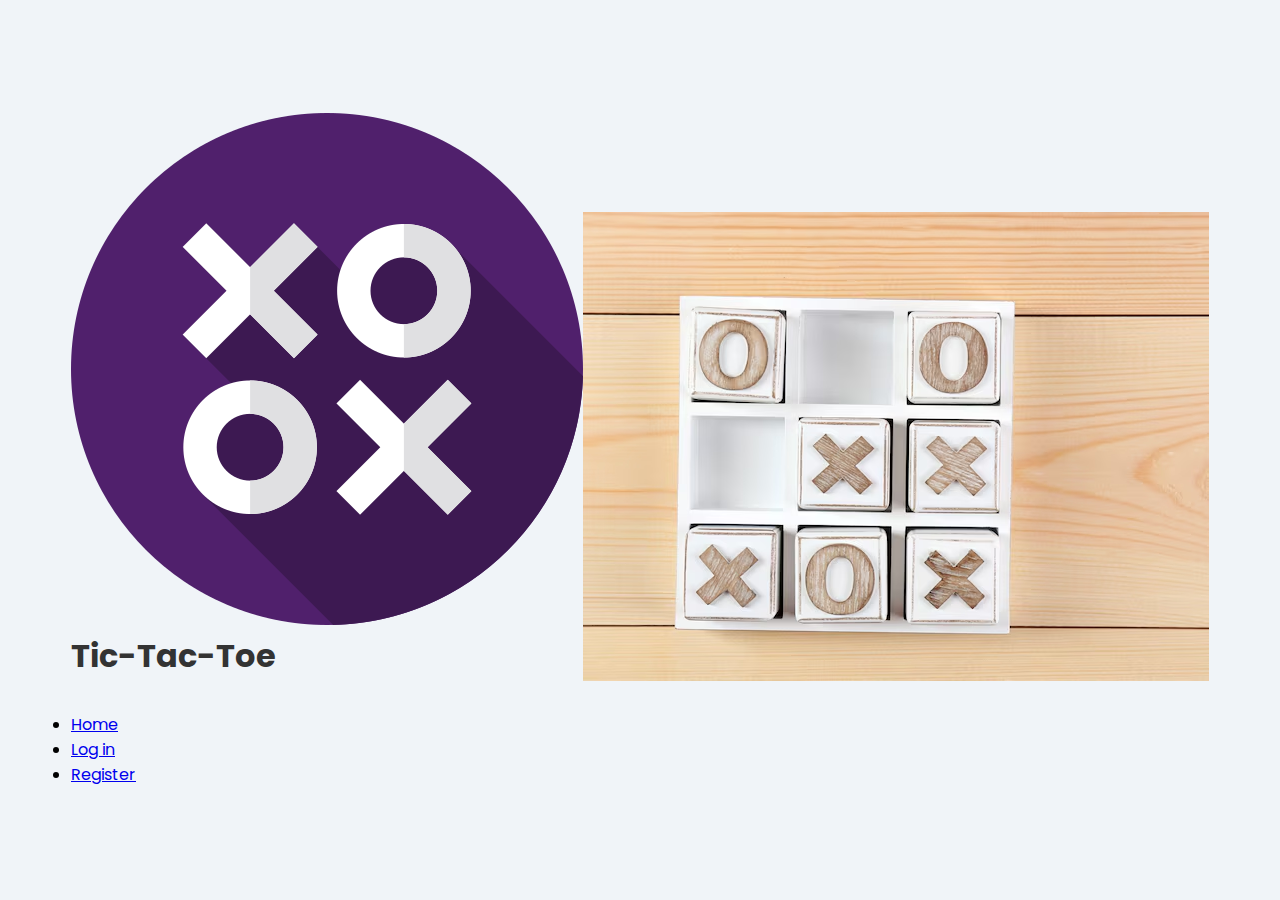
<file: index.html>
<!DOCTYPE html>
<html lang="en">
<head>
    <meta charset="UTF-8">
    <meta name="viewport" content="width=device-width, initial-scale=1.0">
    <title>Tic-Tac-Toe Main Menu</title>
    <link rel="stylesheet" href="css/index.css">
    <link rel="stylesheet" href="https://fonts.googleapis.com/css?family=Poppins">
</head>
<body>
	<section id="header">
		<a href="#"><img src="img/logo.png" class="logo"></a>
		<div class="title">
			<h1>Tic-Tac-Toe</h1>
		</div>
		<div>
			<ul id="navbar">
				<li><a class="active" href="index.html">Home</a></li>
				<li><a href="login.html">Log in</a></li>
				<li><a href="registration.html">Register</a></li>
				<a href="#" id="close"><i class="fa-solid fa-xmark"></i></a>
			</ul>
		</div>
		<div id="mobile">
			<i id="bar" class="fa-solid fa-outdent"></i>
		</div>
	</section>
	<section class="main">
		<img src="img/banner/body.avif" alt="">
		<div class="game-option">
			
		</div>
	</section>
</body>
</html>
</file>
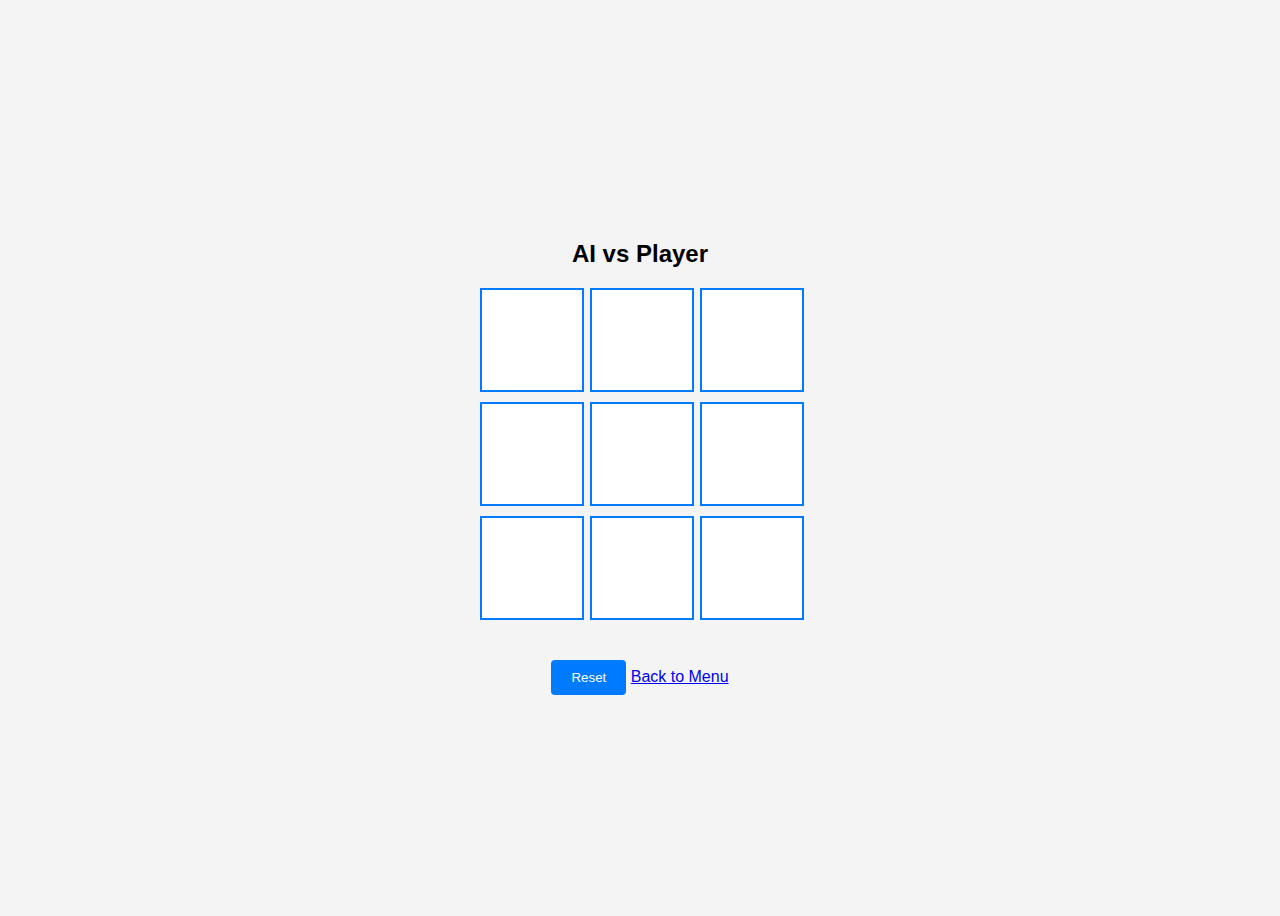
<file: ai.html>
<!DOCTYPE html>
<html lang="en">
<head>
    <meta charset="UTF-8">
    <meta name="viewport" content="width=device-width, initial-scale=1.0">
    <link rel="stylesheet" href="css/game.css">
    <title>AI vs Player</title>
</head>
<body>
    <div class="game">
        <h2>AI vs Player</h2>
        <div id="gameBoard" class="grid"></div>
        <button onclick="resetGame()">Reset</button>
        <a href="main-menu.html">Back to Menu</a>
    </div>
    <script src="js/ai.js"></script>
</body>
</html>
</file>
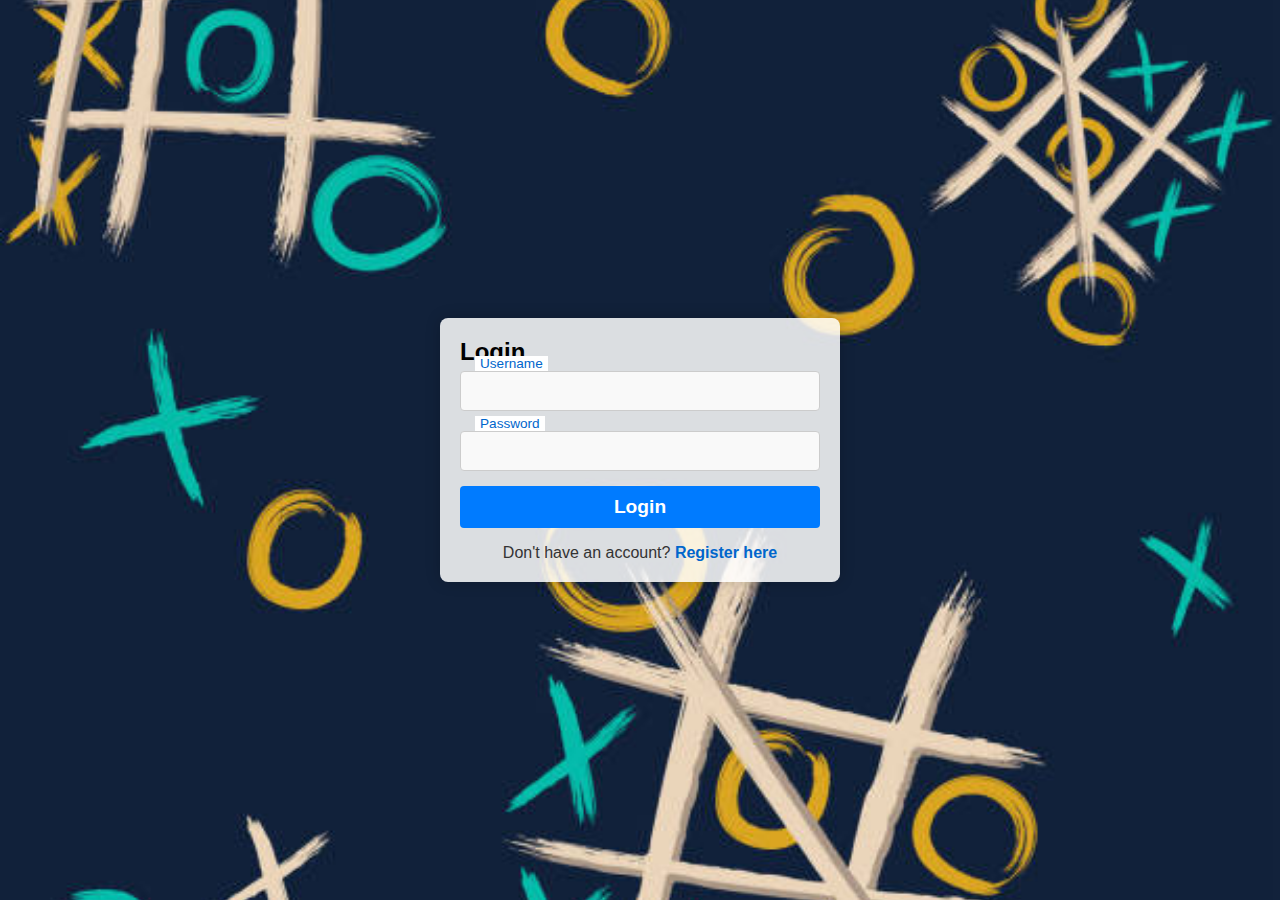
<file: login.html>
<!DOCTYPE html>
<html lang="en">
<head>
	<meta charset="UTF-8">
	<meta name="viewport" content="width=device-width, initial-scale=1.0">
	<link rel="stylesheet" href="css/login.css">
	<title>Login</title>
</head>
<body>
	<div class="form-wrapper">
		<h2>Login</h2>
		<form id="loginForm">
			<div class="form-control">
				<input type="text" id="username" required>
				<label>Username</label>
			</div>
			<div class="form-control">
				<input type="password" id="password" pattern="(?=.*\d)(?=.*[a-z])(?=.*[A-Z]).{8,}" title="Must contain at least one number and one uppercase and lowercase letter, and at least 8 or more characters" required>
				<label>Password</label>
			</div>
			<button type="submit">Login</button>
			<p>Don't have an account? <a href="registration.html">Register here</a></p>
		</form>
	</div>
	<script src="js/login.js"></script>
</body>
</html>
</file>
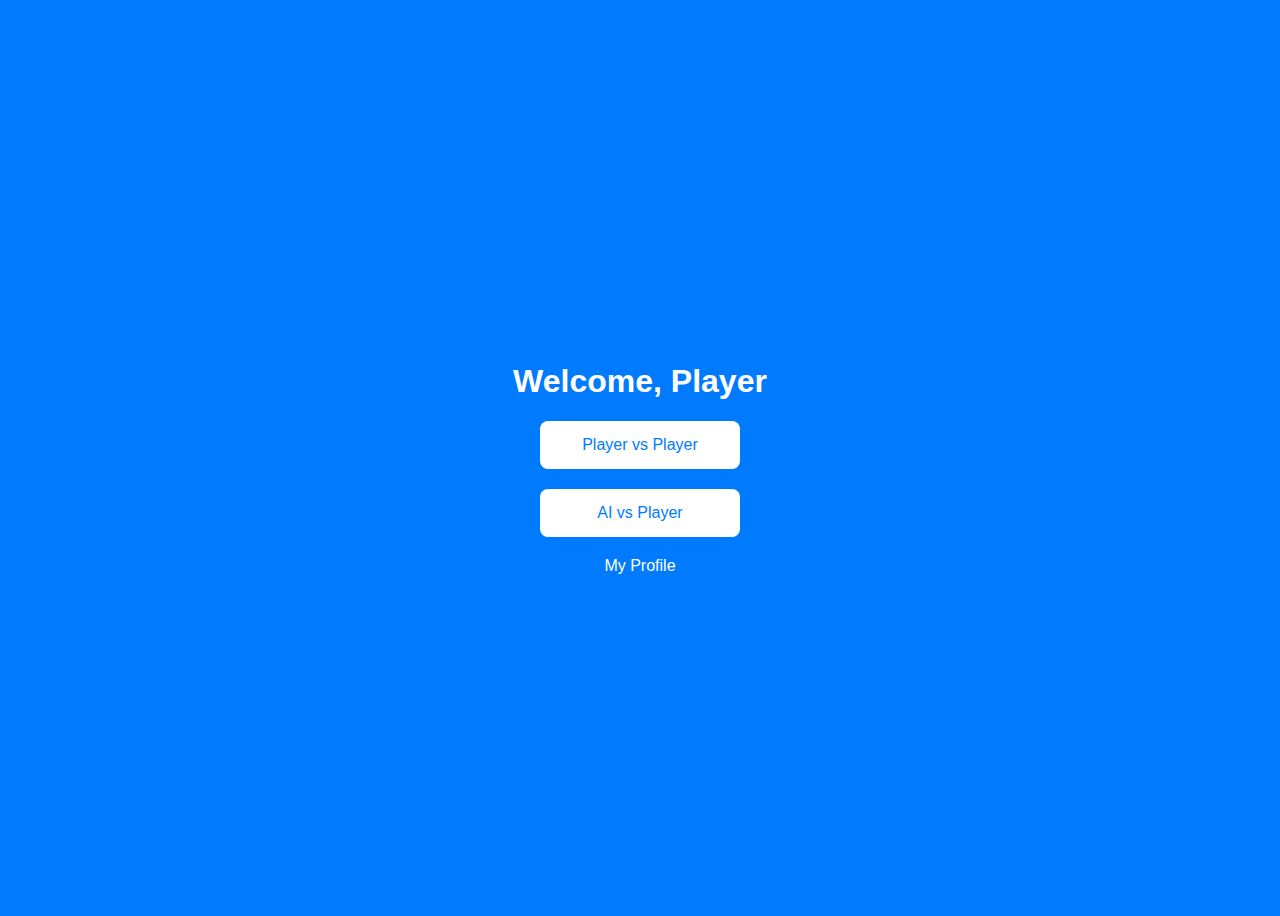
<file: main-menu.html>
<!DOCTYPE html>
<html lang="en">
<head>
    <meta charset="UTF-8">
    <meta name="viewport" content="width=device-width, initial-scale=1.0">
    <link rel="stylesheet" href="css/main-menu.css">
    <title>Main Menu</title>
</head>
<body>
    <div class="menu">
        <h1>Welcome, <span id="username"></span></h1>
        <button onclick="startPvP()">Player vs Player</button>
        <button onclick="startAI()">AI vs Player</button>
        <a href="profile.html">My Profile</a>
    </div>
    <script src="js/main-menu.js"></script>
</body>
</html>
</file>
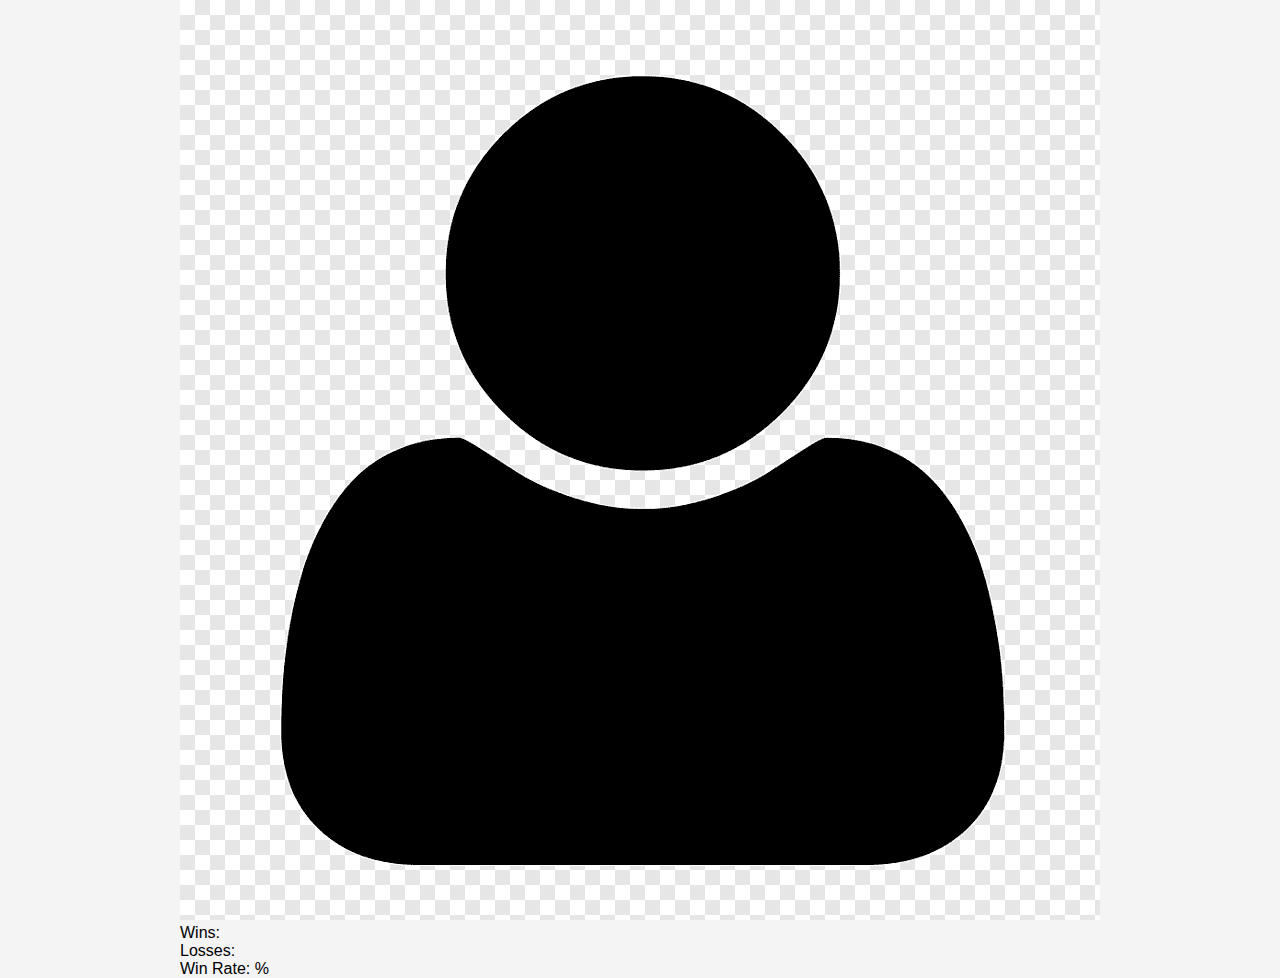
<file: profile.html>
<!DOCTYPE html>
<html lang="en">
<head>
    <meta charset="UTF-8">
    <meta name="viewport" content="width=device-width, initial-scale=1.0">
    <link rel="stylesheet" href="css/profile.css">
    <title>Profile</title>
</head>
<body>
    <div class="profile">
        <img src="img/avatar.png" alt="avatar" id="avatar">
        <h2 id="username"></h2>
        <p>Wins: <span id="wins"></span></p>
        <p>Losses: <span id="losses"></span></p>
        <p>Win Rate: <span id="winRate"></span>%</p>
    </div>
    <script src="js/profile.js"></script>
</body>
</html>
</file>
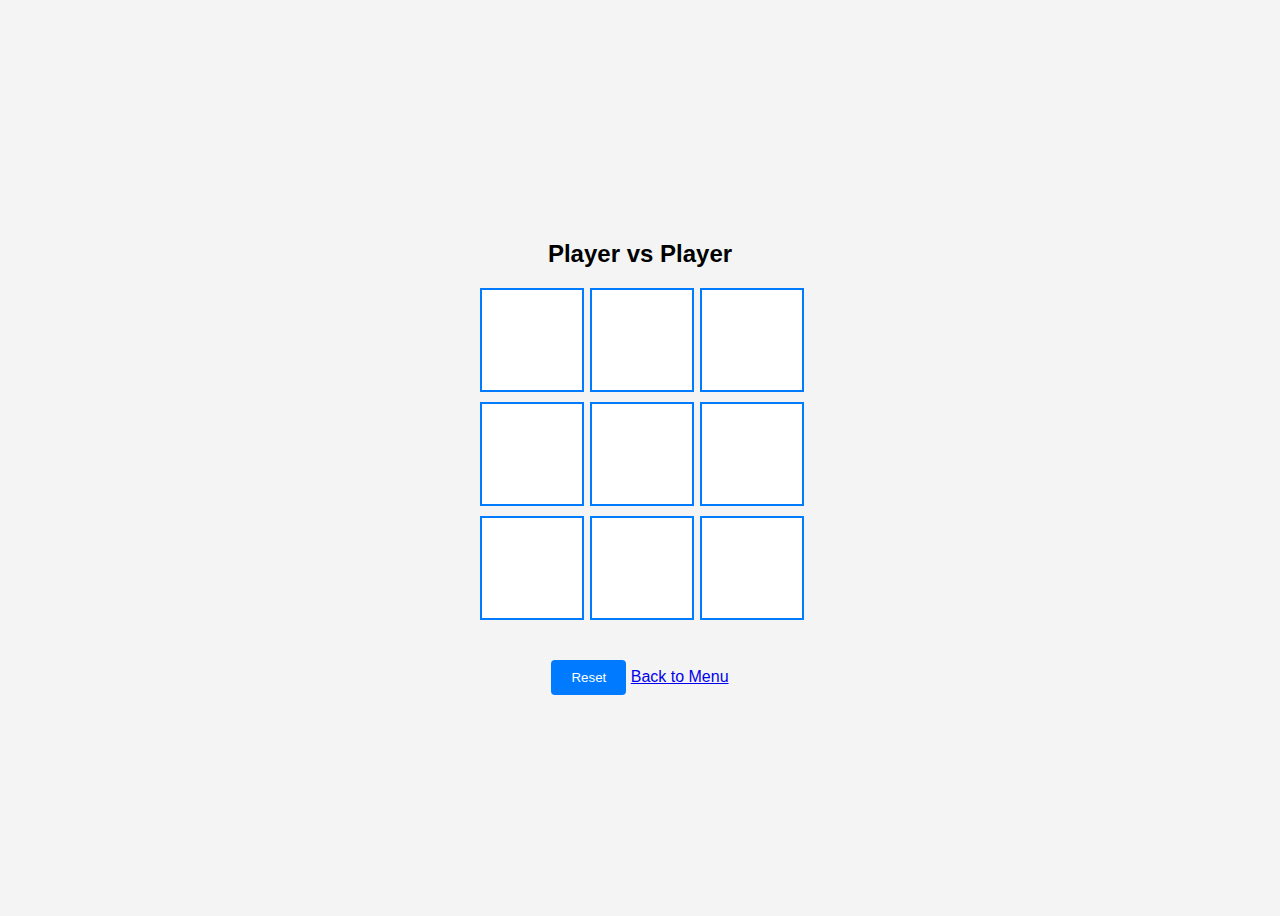
<file: pvp.html>
<!DOCTYPE html>
<html lang="en">
<head>
    <meta charset="UTF-8">
    <meta name="viewport" content="width=device-width, initial-scale=1.0">
    <link rel="stylesheet" href="css/game.css">
    <title>Player vs Player</title>
</head>
<body>
    <div class="game">
        <h2>Player vs Player</h2>
        <div id="gameBoard" class="grid"></div>
        <button onclick="resetGame()">Reset</button>
        <a href="main-menu.html">Back to Menu</a>
    </div>
    <script src="js/pvp.js"></script>
</body>
</html>
</file>
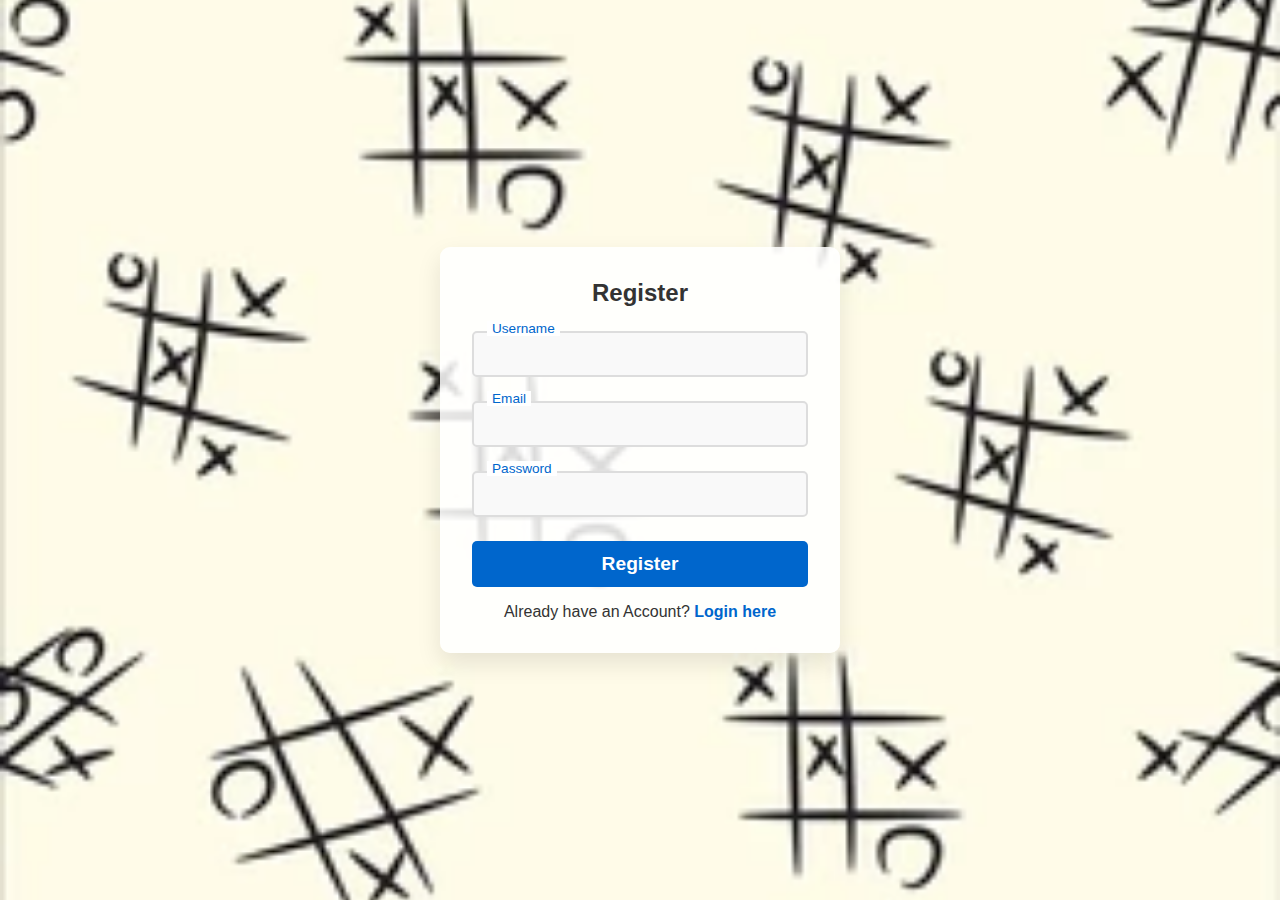
<file: registration.html>
<!DOCTYPE html>
<html lang="en">
<head>
	<meta charset="UTF-8">
	<meta name="viewport" content="width=device-width, initial-scale=1.0">
	<link rel="stylesheet" href="css/registration.css">
	<title>Register</title>
</head>
<body>
	<div class="form-wrapper">
		<h2>Register</h2>
		<form id="registrationForm">
            <div class="form-control">
                <input type="text" id="username" required>
                <label>Username</label>
            </div>
			<div class="form-control">
				<input type="email" id="email" required>
				<label>Email</label>
			</div>
			<div class="form-control">
				<input type="password" id="password" pattern="(?=.*\d)(?=.*[a-z])(?=.*[A-Z]).{8,}" title="Must contain at least one number and one uppercase and lowercase letter, and at least 8 or more characters" required>
				<label>Password</label>
			</div>
			<button type="submit">Register</button>
			<p>Already have an Account? <a href="login.html">Login here</a></p>
		</form>
	</div>
	<script src="js/registration.js"></script>
</body>
</html>
</file>
<file: css/game.css>
body {
    font-family: Arial, sans-serif;
    display: flex;
    justify-content: center;
    align-items: center;
    height: 100vh;
    background-color: #f4f4f4;
}

.game {
    text-align: center;
}

.grid {
    display: grid;
    grid-template-columns: repeat(3, 100px);
    grid-gap: 10px;
    margin: 20px auto;
}

.cell {
    width: 100px;
    height: 100px;
    background-color: white;
    display: flex;
    justify-content: center;
    align-items: center;
    font-size: 2rem;
    border: 2px solid #007BFF;
    cursor: pointer;
}

button {
    padding: 10px 20px;
    margin-top: 20px;
    background-color: #007BFF;
    color: white;
    border: none;
    border-radius: 4px;
    cursor: pointer;
}

button:hover {
    background-color: #0056b3;
}
</file>
<file: css/login.css>
* {
	margin: 0;
	padding: 0;
	box-sizing: border-box;
	font-family: 'Poppins', sans-serif;
}
body {
	background-color: #f0f4f8;
	display: flex;
	justify-content: center;
	align-items: center;
	height: 100vh;
	background-image: url('../img/banner/bglogin.jpg');
	background-size: cover;
	background-position: center;
	font-family: 'Poppins', sans-serif;
}
.form-wrapper {
	background: rgba(255, 255, 255, 0.85);
	padding: 20px;
	border-radius: 8px;
	box-shadow: 0 0 15px rgba(0, 0, 0, 0.2);
	width: 100%;
	max-width: 400px;
}
.form-control {
	position: relative;
	margin-bottom: 15px;
}
input {
	width: 100%;
	padding: 10px;
	margin-top: 5px;
	font-size: 1rem;
	border: 1px solid #ccc;
	border-radius: 4px;
	background-color: #f9f9f9;
	transition: border-color 0.3s;
}
input:focus {
	border-color: #0066cc;
	outline: none;
	background-color: #fff;
}
input:focus + label,
input:not(:placeholder-shown) + label {
	top: -10px;
	left: 15px;
	font-size: 0.85rem;
	color: #0066cc;
	background-color: #fff;
	padding: 0 5px;
}
button {
	width: 100%;
	padding: 10px;
	background-color: #007bff;
	color: white;
	font-size: 1.2rem;
	font-weight: bold;
	border: none;
	border-radius: 4px;
	cursor: pointer;
	transition: background-color 0.3s;
}
button:hover {
	background-color: #0056b3;
}
label {
	position: absolute;
	top: 5px;
	left: 10px;
	color: #999;
	font-size: 12px;
	transition: 0.3s;
	pointer-events: none;
}
p {
	text-align: center;
	margin-top: 1rem;
	color: #333;
}
p a {
	color: #0066cc;
	text-decoration: none;
	font-weight: bold;
}
p a:hover {
	text-decoration: underline;
}
@media (max-width: 768px) {
	.form-wrapper {
		padding: 1.5rem;
		max-width: 90%;
	}
}
</file>
<file: css/main-menu.css>
body {
	font-family: Arial, sans-serif;
	display: flex;
	justify-content: center;
	align-items: center;
	height: 100vh;
	background-color: #007BFF;
	color: white;
}

.menu {
	text-align: center;
}

button {
	display: block;
	width: 200px;
	padding: 15px;
	margin: 20px auto;
	background-color: white;
	color: #007BFF;
	border: none;
	border-radius: 8px;
	font-size: 16px;
	cursor: pointer;
}

button:hover {
	background-color: #0056b3;
	color: white;
}

a {
	color: white;
	text-decoration: none;
}
</file>
<file: css/profile.css>
/* Global Styles */
* {
    margin: 0;
    padding: 0;
    box-sizing: border-box;
    font-family: 'Poppins', sans-serif;
}

body {
    display: flex;
    flex-direction: column;
    align-items: center;
    justify-content: center;
    min-height: 100vh;
    background-color: #f4f4f4;
}

/* Profile Container */
.profile-container {
    background-color: #fff;
    width: 80%;
    max-width: 900px;
    border-radius: 15px;
    box-shadow: 0 5px 15px rgba(0, 0, 0, 0.1);
    padding: 40px;
    text-align: center;
}

.profile-header {
    display: flex;
    align-items: center;
    justify-content: center;
    margin-bottom: 40px;
}

.profile-header img {
    width: 150px;
    height: 150px;
    border-radius: 50%;
    border: 5px solid #333;
    margin-right: 20px;
}

.profile-header h2 {
    font-size: 32px;
    color: #333;
}

.profile-stats {
    display: flex;
    justify-content: space-around;
    margin: 30px 0;
    background-color: #eee;
    border-radius: 10px;
    padding: 20px;
}

.stat-box {
    text-align: center;
}

.stat-box h3 {
    font-size: 24px;
    color: #555;
}

.stat-box p {
    font-size: 18px;
    color: #777;
}

/* Profile Customization Section */
.customization-section {
    margin: 50px 0;
    text-align: left;
}

.customization-section h3 {
    font-size: 28px;
    margin-bottom: 20px;
    color: #333;
}

.avatar-options {
    display: flex;
    justify-content: center;
}

.avatar-options img {
    width: 80px;
    height: 80px;
    border-radius: 50%;
    border: 2px solid transparent;
    cursor: pointer;
    transition: border-color 0.3s ease;
    margin: 0 10px;
}

.avatar-options img:hover {
    border-color: #444;
}

select, input[type="text"] {
    width: 100%;
    max-width: 400px;
    padding: 10px;
    border-radius: 5px;
    border: 1px solid #ddd;
    margin-bottom: 20px;
    font-size: 16px;
}

button {
    padding: 10px 20px;
    border: none;
    border-radius: 5px;
    background-color: #333;
    color: #fff;
    font-size: 16px;
    cursor: pointer;
    transition: background-color 0.3s ease;
}

button:hover {
    background-color: #555;
}

/* Responsive Design */
@media (max-width: 768px) {
    .profile-header {
        flex-direction: column;
    }

    .profile-header img {
        margin-right: 0;
        margin-bottom: 20px;
    }

    .profile-stats {
        flex-direction: column;
    }

    .stat-box {
        margin-bottom: 20px;
    }

    .avatar-options {
        flex-wrap: wrap;
    }

    .avatar-options img {
        margin-bottom: 20px;
    }
}
</file>
<file: css/index.css>
/* Reset and basic styles */
* {
    margin: 0;
    padding: 0;
    box-sizing: border-box;
}

body {
    background-color: #f0f4f8;
    display: flex;
    justify-content: center;
    align-items: center;
    height: 100vh;
    font-family: 'Poppins', sans-serif;
}

.container {
    text-align: center;
    background: rgba(255, 255, 255, 0.9);
    padding: 50px;
    border-radius: 10px;
    box-shadow: 0 10px 25px rgba(0, 0, 0, 0.1);
}

h1 {
    margin-bottom: 2rem;
    color: #333;
}

.menu button {
    background-color: #0066cc;
    color: white;
    padding: 1rem 2rem;
    margin: 1rem;
    border: none;
    border-radius: 5px;
    font-size: 1.2rem;
    cursor: pointer;
    transition: background-color 0.3s;
}

.menu button:hover {
    background-color: #004da0;
}

.profile a {
    display: inline-block;
    margin-top: 2rem;
    text-decoration: none;
    color: #0066cc;
    font-weight: bold;
    font-size: 1rem;
}

.profile a:hover {
    text-decoration: underline;
}

@media (max-width: 768px) {
    .container {
        padding: 20px;
    }

    .menu button {
        padding: 0.8rem 1.5rem;
        font-size: 1rem;
    }
}
</file>
<file: css/registration.css>
/* General reset and base styles */
* {
	margin: 0;
	padding: 0;
	box-sizing: border-box;
	font-family: 'Poppins', sans-serif;
}
body {
	background-color: #f0f4f8;
	display: flex;
	justify-content: center;
	align-items: center;
	height: 100vh;
	background-image: url('../img/banner/bgregister.webp');
	background-size: cover;
	background-position: center;
	font-family: 'Poppins', sans-serif;
}
.form-wrapper {
	background: rgba(255, 255, 255, 0.85);
	padding: 2rem;
	border-radius: 10px;
	box-shadow: 0 10px 25px rgba(0, 0, 0, 0.1);
	width: 100%;
	max-width: 400px;
}
h2 {
	text-align: center;
	margin-bottom: 1.5rem;
	color: #333;
}
.form-control {
	position: relative;
	margin-bottom: 1.5rem;
}
input {
	width: 100%;
	padding: 12px 20px;
	font-size: 1rem;
	border: 2px solid #ddd;
	border-radius: 5px;
	background-color: #f9f9f9;
	transition: border-color 0.3s;
}
input:focus {
	border-color: #0066cc;
	outline: none;
	background-color: #fff;
}
label {
	position: absolute;
	top: 12px;
	left: 20px;
	color: #999;
	font-size: 1rem;
	transition: 0.3s;
	pointer-events: none;
}
input:focus + label,
input:not(:placeholder-shown) + label {
	top: -10px;
	left: 15px;
	font-size: 0.85rem;
	color: #0066cc;
	background-color: #fff;
	padding: 0 5px;
}
button {
	width: 100%;
	padding: 12px;
	background-color: #0066cc;
	color: white;
	font-size: 1.2rem;
	font-weight: bold;
	border: none;
	border-radius: 5px;
	cursor: pointer;
	transition: background-color 0.3s;
}
button:hover {
	background-color: #004da0;
}
p {
	text-align: center;
	margin-top: 1rem;
	color: #333;
}
p a {
	color: #0066cc;
	text-decoration: none;
	font-weight: bold;
}
p a:hover {
	text-decoration: underline;
}
@media (max-width: 768px) {
	.form-wrapper {
		padding: 1.5rem;
		max-width: 90%;
	}
}
</file>
